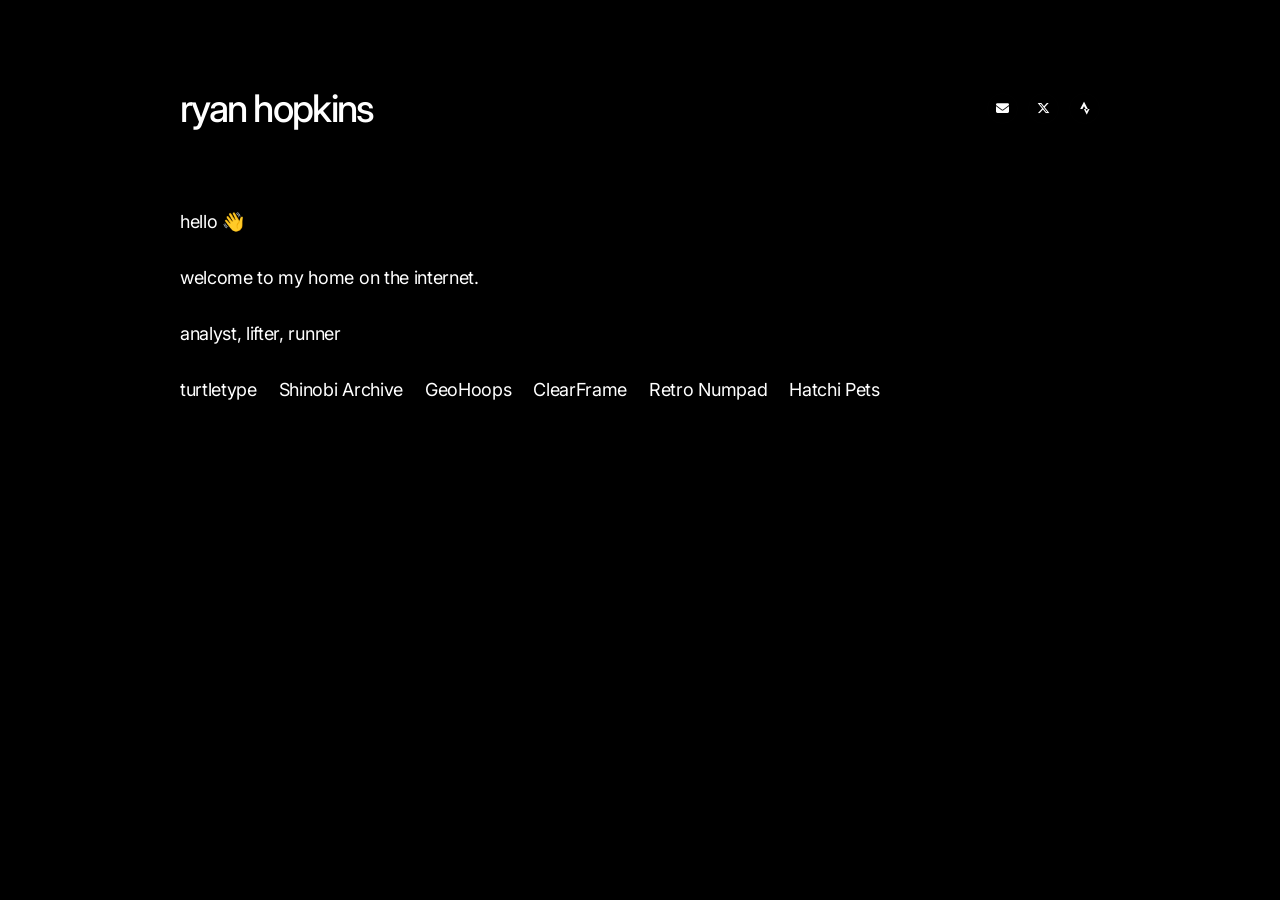
<file: index.html>
<!doctype html>
<html lang="en">
<head>
  <meta charset="utf-8" />
  <meta name="viewport" content="width=device-width, initial-scale=1" />
  <meta name="description" content="ryan hopkins — analyst, lifter, runner. Personal homepage and published projects." />
  <title>ryan hopkins</title>
  <link rel="canonical" href="https://ryanmhopkins.com/" />
  <link rel="preconnect" href="https://fonts.googleapis.com">
  <link rel="preconnect" href="https://fonts.gstatic.com" crossorigin>
  <link href="https://fonts.googleapis.com/css2?family=Inter:wght@400;500;600&display=swap" rel="stylesheet">
  <link rel="stylesheet" href="https://cdnjs.cloudflare.com/ajax/libs/font-awesome/6.7.2/css/all.min.css">
  <link rel="stylesheet" href="styles.css" />
</head>
<body>
  <main class="page-shell">
    <section class="profile" aria-labelledby="name">
  
      <header class="identity-row">
        <h1 id="name">ryan hopkins</h1>
        <nav class="socials" aria-label="Social links">
          <a href="mailto:ryan@ryanmhopkins.com" aria-label="Email" title="Email">
            <i class="fa-solid fa-envelope" aria-hidden="true"></i>
          </a>
          <a href="https://x.com/rmhopkins" target="_blank" rel="noopener noreferrer" aria-label="X" title="X">
            <i class="fa-brands fa-x-twitter" aria-hidden="true"></i>
          </a>
          <a href="https://www.strava.com/athletes/50190861" target="_blank" rel="noopener noreferrer" aria-label="Strava" title="Strava">
            <i class="fa-brands fa-strava" aria-hidden="true"></i>
          </a>
        </nav>
      </header>

      <div class="copy">
        <p class="hello">hello 👋</p>

        <p>welcome to my home on the internet.</p>

        <p>analyst, lifter, runner</p>

        <div class="project-links" aria-label="Projects">
          <a href="https://turtletype-henna.vercel.app" target="_blank" rel="noopener noreferrer">turtletype</a>
          <a href="https://shinobi-archive.vercel.app" target="_blank" rel="noopener noreferrer">Shinobi Archive</a>
          <a href="https://geohoops.vercel.app" target="_blank" rel="noopener noreferrer">GeoHoops</a>
          <a href="https://getclearframe.app/?utm_source=ryan_portfolio&amp;utm_medium=website&amp;utm_campaign=photographers" target="_blank" rel="noopener noreferrer">ClearFrame</a>
          <a href="https://apps.apple.com/us/app/retro-numpad/id6804313021" target="_blank" rel="noopener noreferrer">Retro Numpad</a>
          <a href="https://apps.apple.com/us/app/bao-buddies/id6798769894" target="_blank" rel="noopener noreferrer">Hatchi Pets</a>
        </div>

      </div>
    </section>
  </main>
</body>
</html>
</file>
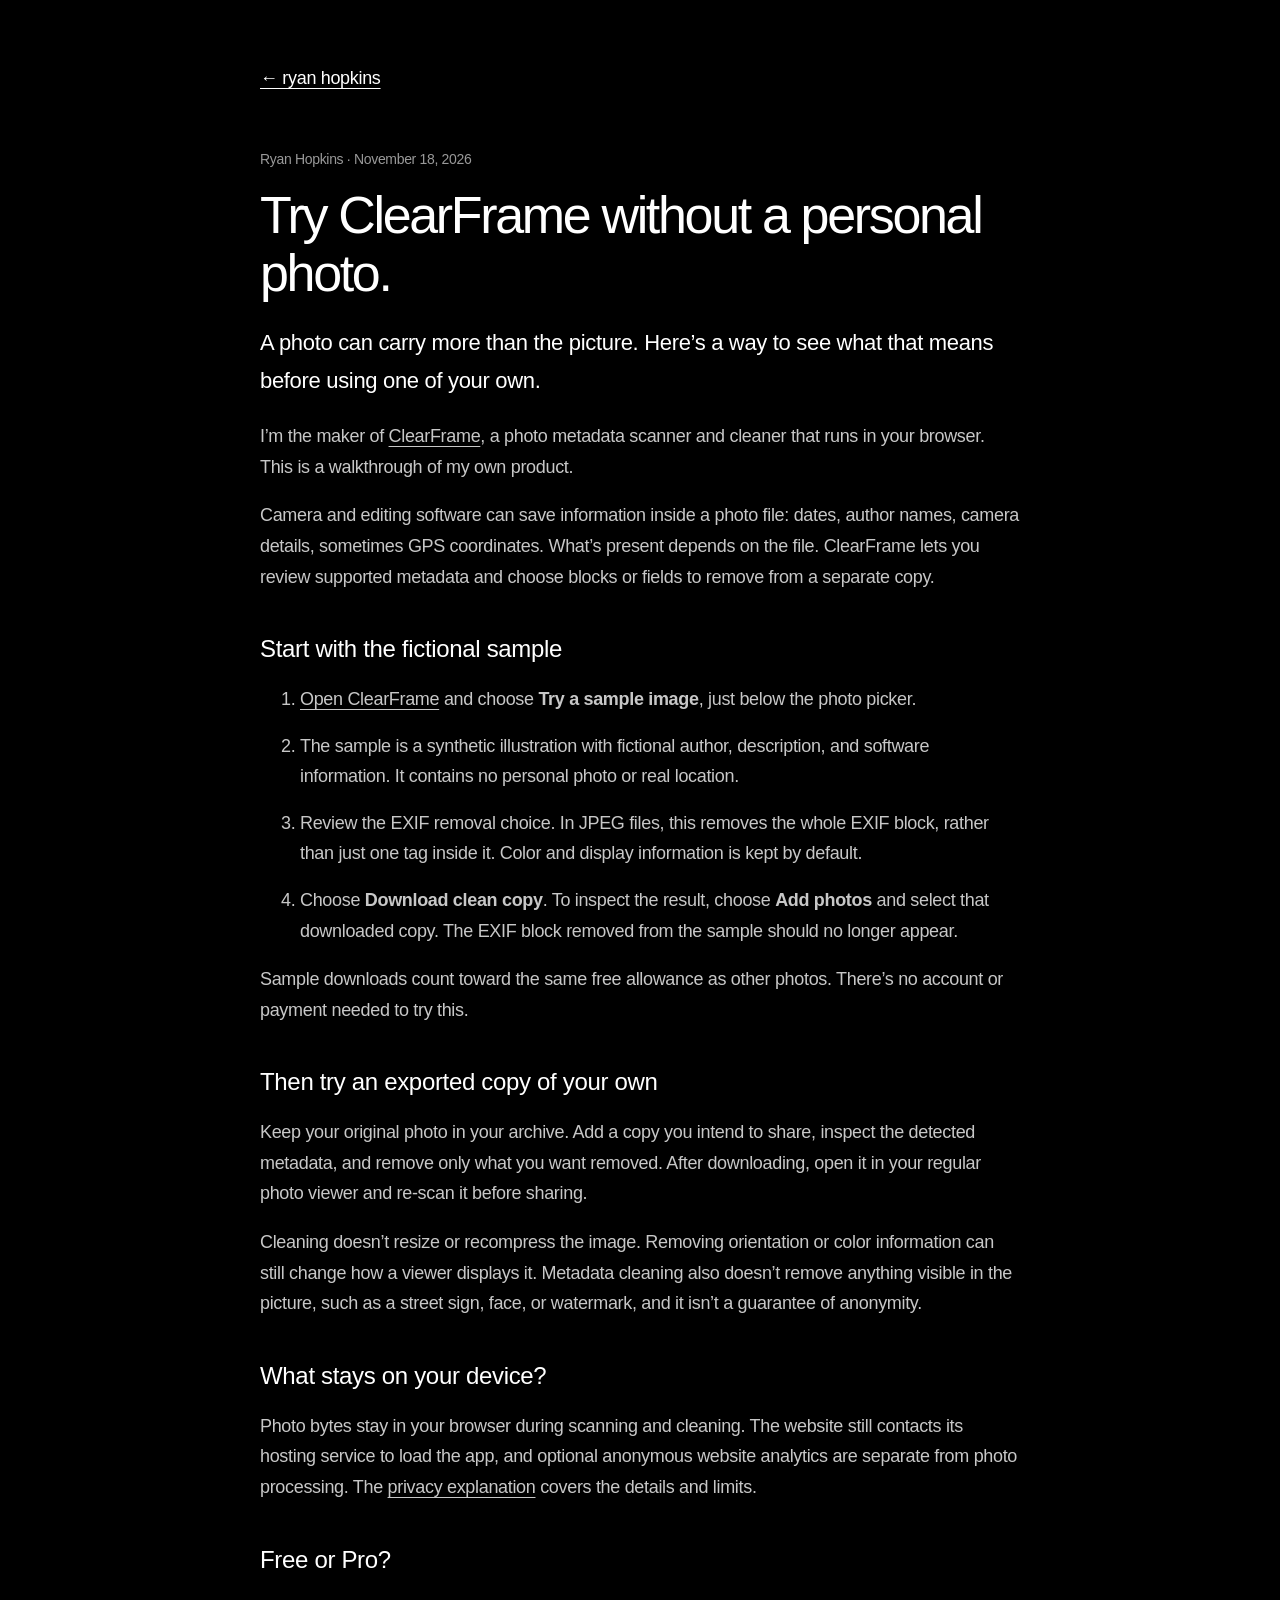
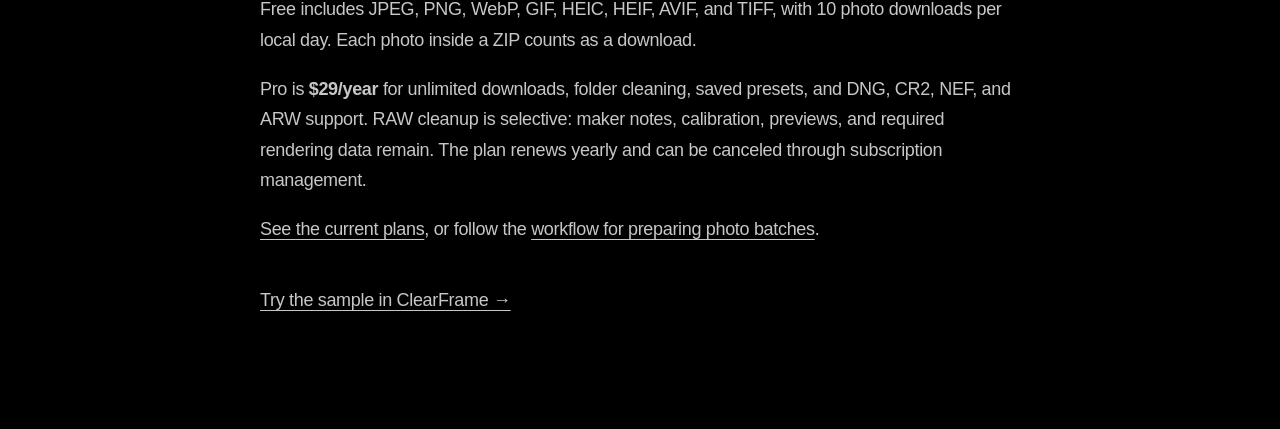
<file: clearframe-walkthrough.html>
<!doctype html>
<html lang="en">
<head>
  <meta charset="utf-8" />
  <meta name="viewport" content="width=device-width, initial-scale=1" />
  <title>Try ClearFrame without a personal photo — Ryan Hopkins</title>
  <meta name="description" content="A short walkthrough of ClearFrame, my browser-based photo metadata cleaner. Try a fictional sample, inspect its EXIF, and download a cleaned copy." />
  <link rel="canonical" href="https://ryanmhopkins.com/clearframe-walkthrough.html" />
  <meta property="og:title" content="Try ClearFrame without a personal photo" />
  <meta property="og:description" content="Inspect fictional EXIF, choose what to remove, and try a cleaned download. A walkthrough by ClearFrame's maker, Ryan Hopkins." />
  <meta property="og:type" content="article" />
  <meta property="og:url" content="https://ryanmhopkins.com/clearframe-walkthrough.html" />
  <meta property="og:image" content="https://getclearframe.app/og-image.png" />
  <link rel="stylesheet" href="styles.css" />
</head>
<body>
  <main class="page-shell article-shell">
    <nav aria-label="Home"><a href="/">← ryan hopkins</a></nav>
    <article>
      <header>
        <p class="article-meta">Ryan Hopkins · <time datetime="2026-11-18">November 18, 2026</time></p>
        <h1>Try ClearFrame without a personal photo.</h1>
        <p class="article-lede">A photo can carry more than the picture. Here’s a way to see what that means before using one of your own.</p>
      </header>
      <p>I’m the maker of <a href="https://getclearframe.app/?utm_source=ryan_walkthrough&amp;utm_medium=website&amp;utm_campaign=sample_intro#scanner">ClearFrame</a>, a photo metadata scanner and cleaner that runs in your browser. This is a walkthrough of my own product.</p>
      <p>Camera and editing software can save information inside a photo file: dates, author names, camera details, sometimes GPS coordinates. What’s present depends on the file. ClearFrame lets you review supported metadata and choose blocks or fields to remove from a separate copy.</p>
      <h2>Start with the fictional sample</h2>
      <ol>
        <li><a href="https://getclearframe.app/?utm_source=ryan_walkthrough&amp;utm_medium=website&amp;utm_campaign=sample_intro#scanner">Open ClearFrame</a> and choose <strong>Try a sample image</strong>, just below the photo picker.</li>
        <li>The sample is a synthetic illustration with fictional author, description, and software information. It contains no personal photo or real location.</li>
        <li>Review the EXIF removal choice. In JPEG files, this removes the whole EXIF block, rather than just one tag inside it. Color and display information is kept by default.</li>
        <li>Choose <strong>Download clean copy</strong>. To inspect the result, choose <strong>Add photos</strong> and select that downloaded copy. The EXIF block removed from the sample should no longer appear.</li>
      </ol>
      <p>Sample downloads count toward the same free allowance as other photos. There’s no account or payment needed to try this.</p>
      <h2>Then try an exported copy of your own</h2>
      <p>Keep your original photo in your archive. Add a copy you intend to share, inspect the detected metadata, and remove only what you want removed. After downloading, open it in your regular photo viewer and re-scan it before sharing.</p>
      <p>Cleaning doesn’t resize or recompress the image. Removing orientation or color information can still change how a viewer displays it. Metadata cleaning also doesn’t remove anything visible in the picture, such as a street sign, face, or watermark, and it isn’t a guarantee of anonymity.</p>
      <h2>What stays on your device?</h2>
      <p>Photo bytes stay in your browser during scanning and cleaning. The website still contacts its hosting service to load the app, and optional anonymous website analytics are separate from photo processing. The <a href="https://getclearframe.app/how-privacy-works">privacy explanation</a> covers the details and limits.</p>
      <h2>Free or Pro?</h2>
      <p>Free includes JPEG, PNG, WebP, GIF, HEIC, HEIF, AVIF, and TIFF, with 10 photo downloads per local day. Each photo inside a ZIP counts as a download.</p>
      <p>Pro is <strong>$29/year</strong> for unlimited downloads, folder cleaning, saved presets, and DNG, CR2, NEF, and ARW support. RAW cleanup is selective: maker notes, calibration, previews, and required rendering data remain. The plan renews yearly and can be canceled through subscription management.</p>
      <p><a href="https://getclearframe.app/pricing?utm_source=ryan_walkthrough&amp;utm_medium=website&amp;utm_campaign=sample_intro">See the current plans</a>, or follow the <a href="https://getclearframe.app/batch-remove-photo-metadata?utm_source=ryan_walkthrough&amp;utm_medium=website&amp;utm_campaign=sample_intro">workflow for preparing photo batches</a>.</p>
      <p class="article-cta"><a href="https://getclearframe.app/?utm_source=ryan_walkthrough&amp;utm_medium=website&amp;utm_campaign=sample_intro#scanner">Try the sample in ClearFrame →</a></p>
    </article>
  </main>
</body>
</html>
</file>
<file: styles.css>
:root {
  --bg: #000000;
  --text: #ffffff;
  --muted: #787878;
  --line: rgba(20, 20, 20, 0.12);
  --placeholder: #dedbd5;
  --link-hover: #3b82f6;
}

* { box-sizing: border-box; }

html { -webkit-text-size-adjust: 100%; }

body {
  margin: 0;
  min-height: 100vh;
  background: var(--bg);
  color: var(--text);
  font-family: Inter, ui-sans-serif, -apple-system, BlinkMacSystemFont, "Segoe UI", sans-serif;
  font-size: 18px;
  line-height: 1.56;
  letter-spacing: -0.018em;
}

a { color: inherit; }

.page-shell {
  width: min(100% - 48px, 920px);
  margin: 0 auto;
  padding: 64px 0 96px;
}

.profile { width: 100%; }

.portrait-placeholder {
  width: 100%;
  aspect-ratio: 16 / 9;
  min-height: 330px;
  max-height: 520px;
  display: flex;
  flex-direction: column;
  justify-content: center;
  align-items: center;
  gap: 6px;
  overflow: hidden;
  background:
    linear-gradient(135deg, transparent 49.6%, rgba(20,20,20,.12) 49.8%, rgba(20,20,20,.12) 50.2%, transparent 50.4%),
    linear-gradient(45deg, transparent 49.6%, rgba(20,20,20,.12) 49.8%, rgba(20,20,20,.12) 50.2%, transparent 50.4%),
    var(--placeholder);
  border-radius: 2px;
  color: rgba(20,20,20,.5);
  user-select: none;
}

.portrait-placeholder span {
  font-size: 13px;
  font-weight: 600;
  letter-spacing: .16em;
}

.portrait-placeholder small {
  font-size: 12px;
  letter-spacing: .02em;
}

.identity-row {
  display: flex;
  justify-content: space-between;
  align-items: center;
  gap: 24px;
  margin-top: 24px;
}

h1 {
  margin: 0;
  font-size: clamp(29px, 3vw, 38px);
  line-height: 1.1;
  font-weight: 500;
  letter-spacing: -0.045em;
}

.socials {
  display: flex;
  align-items: center;
  gap: 10px;
}

.socials a {
  width: 31px;
  height: 31px;
  display: inline-flex;
  align-items: center;
  justify-content: center;
  border: 1px solid var(--line);
  border-radius: 50%;
  text-decoration: none;
  font-size: 13px;
  font-weight: 600;
  line-height: 1;
  transition: transform .15s ease, background .15s ease;
}

.socials a:hover {
  transform: translateY(-1px);
  background: rgba(20,20,20,.05);
}

.copy {
  width: min(100%, 710px);
  margin-top: 78px;
}

.copy p {
  margin: 0 0 28px;
}

.copy .hello {
  margin-bottom: 28px;
}

.project-links {
  display: flex;
  flex-wrap: wrap;
  gap: 10px 22px;
  margin-top: 2px;
}

.project-links a {
  text-decoration: none;
  transition: color .18s ease;
}

.project-links a:hover,
.project-links a:focus-visible {
  color: var(--link-hover);
}

.copy .signoff {
  margin-top: 54px;
  margin-bottom: 0;
}

@media (max-width: 700px) {
  body {
    font-size: 17px;
    line-height: 1.55;
  }

  .page-shell {
    width: min(100% - 32px, 920px);
    padding-top: 24px;
    padding-bottom: 64px;
  }

  .portrait-placeholder {
    aspect-ratio: 4 / 5;
    min-height: 0;
    max-height: none;
  }

  .identity-row {
    align-items: flex-start;
    margin-top: 18px;
  }

  h1 {
    font-size: 28px;
  }

  .copy {
    margin-top: 58px;
  }

  .copy p {
    margin-bottom: 24px;
  }
}

@media (max-width: 430px) {
  .identity-row {
    gap: 12px;
  }

  .socials {
    gap: 7px;
  }

  .socials a {
    width: 29px;
    height: 29px;
  }
}

.article-shell { max-width: 760px; }
.article-shell nav { margin-bottom: 56px; }
.article-shell h1 { font-size: clamp(32px, 6vw, 52px); line-height: 1.12; }
.article-shell h2 { font-size: 24px; font-weight: 500; line-height: 1.25; margin-top: 42px; }
.article-shell p, .article-shell li { line-height: 1.7; color: #c7c7c7; }
.article-shell li { margin-bottom: 16px; }
.article-shell a { text-underline-offset: 4px; }
.article-shell .article-meta { color: #999; font-size: 14px; }
.article-shell .article-lede { font-size: 22px; color: #fff; }
.article-cta { margin-top: 40px; }
.article-shell a:focus-visible { outline: 2px solid #6b9fff; outline-offset: 4px; }
</file>
